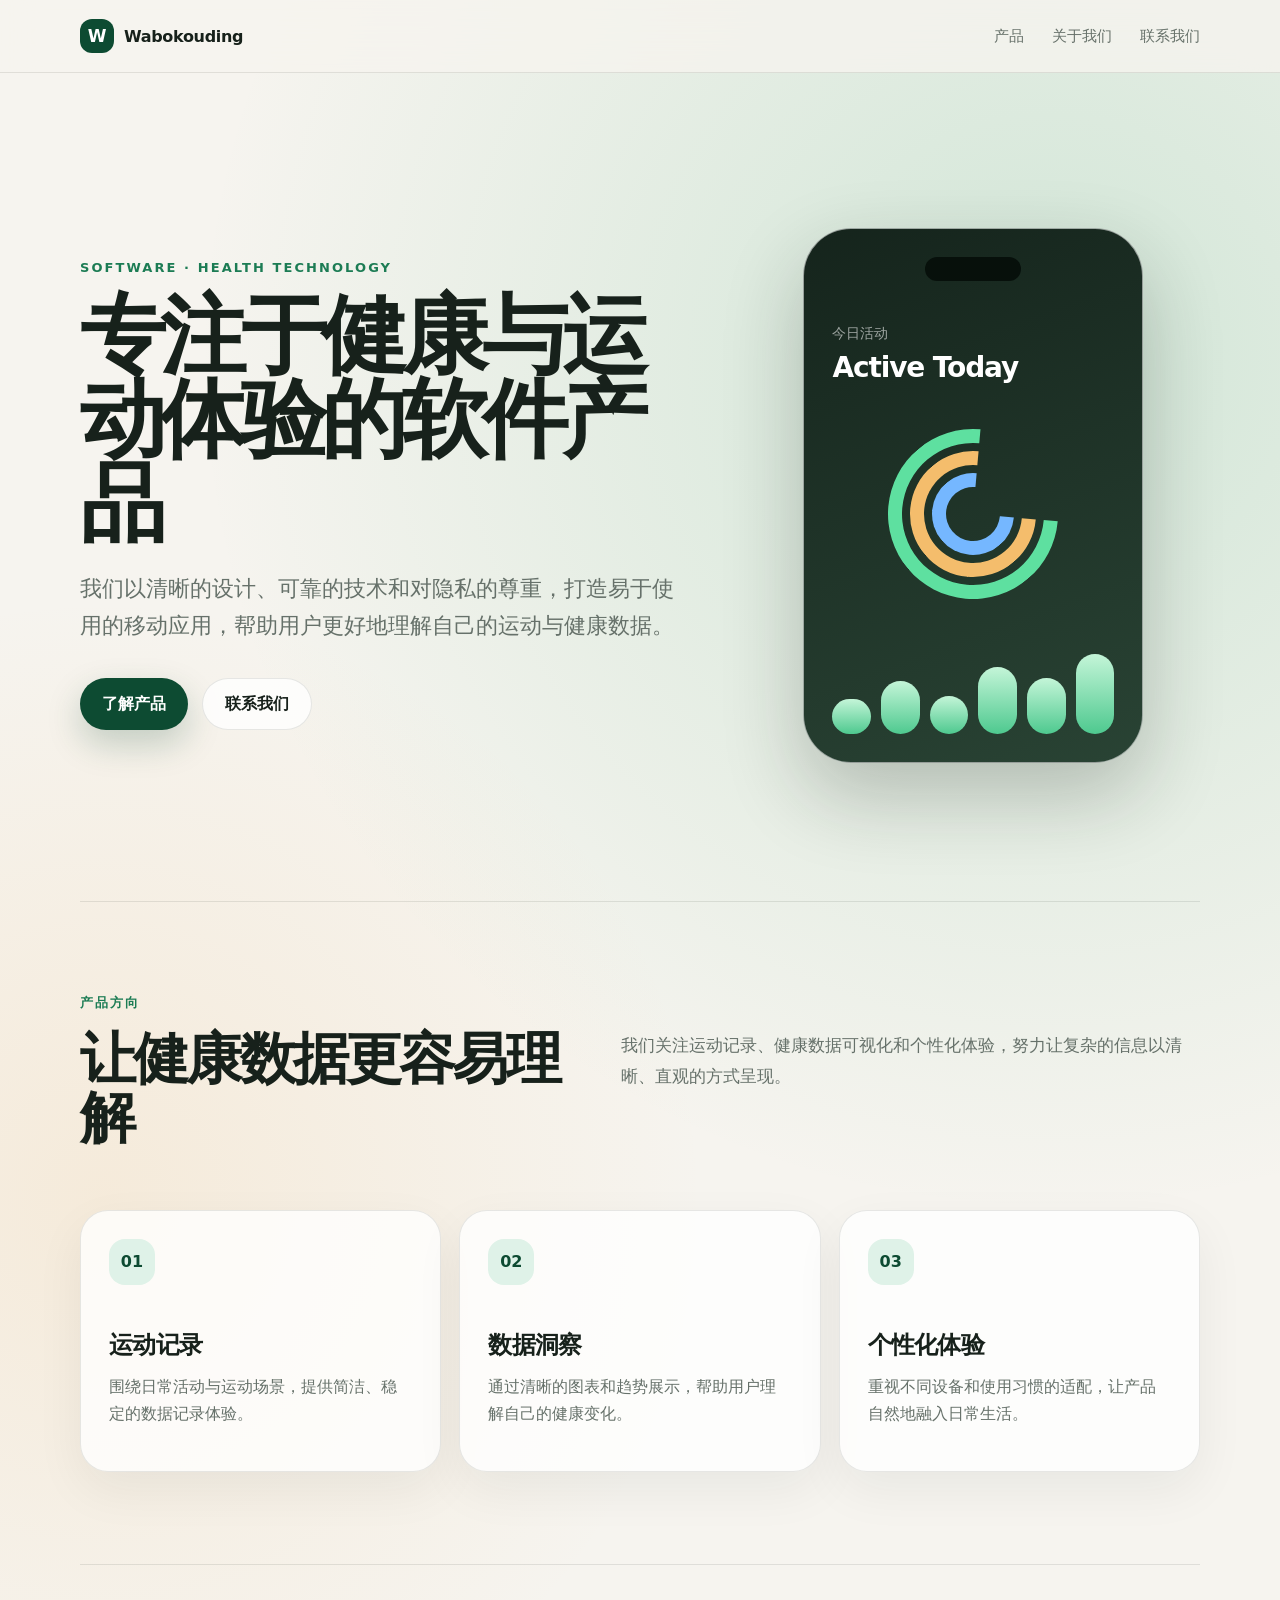
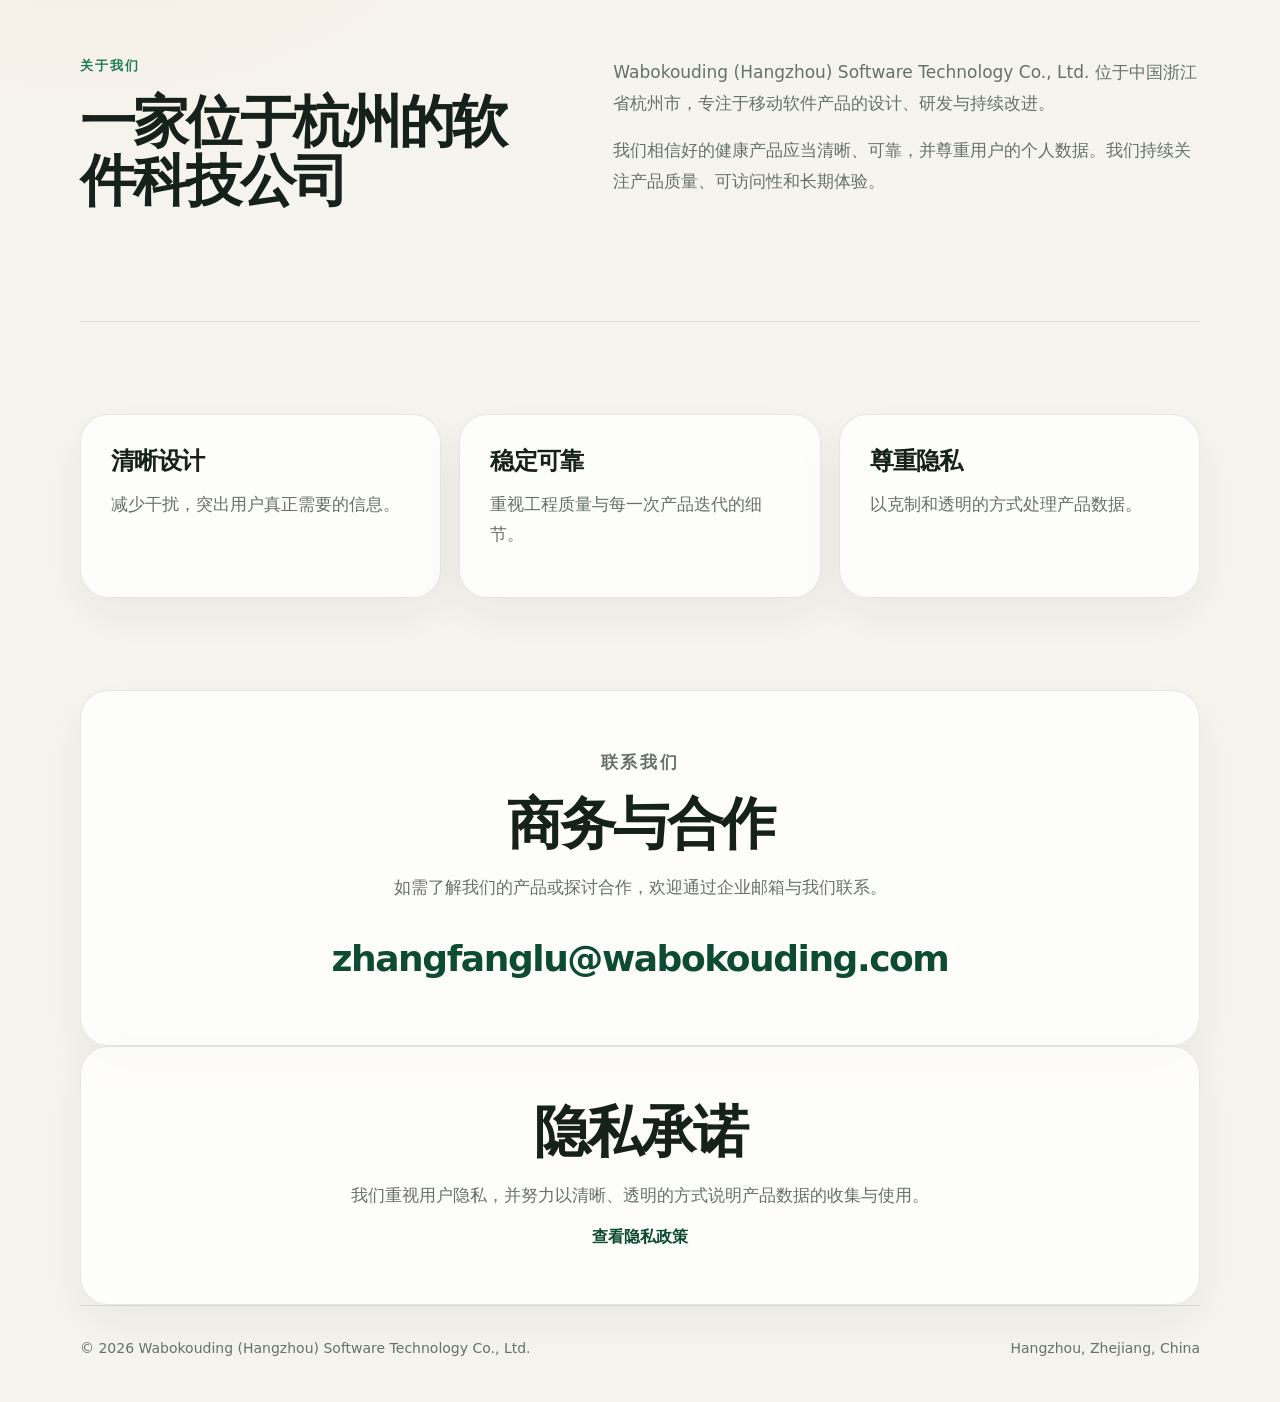
<file: index.html>
<!doctype html>
<html lang="zh-CN">
<head>
  <meta charset="utf-8">
  <meta name="viewport" content="width=device-width, initial-scale=1">
  <title>Wabokouding Software Technology</title>
  <meta name="description" content="Wabokouding (Hangzhou) Software Technology Co., Ltd. focuses on thoughtfully designed health and fitness software experiences.">
  <link rel="stylesheet" href="styles.css">
</head>
<body>
  <header class="site-header">
    <nav class="nav" aria-label="主导航">
      <a class="brand" href="#top" aria-label="Wabokouding 首页">
        <span class="brand-mark">W</span>
        <span>Wabokouding</span>
      </a>
      <div class="nav-links">
        <a href="#products">产品</a>
        <a href="#about">关于我们</a>
        <a href="#contact">联系我们</a>
      </div>
    </nav>
  </header>

  <main id="top">
    <section class="hero">
      <div class="hero-content">
        <p class="eyebrow">Software · Health Technology</p>
        <h1>专注于健康与运动体验的软件产品</h1>
        <p class="hero-text">我们以清晰的设计、可靠的技术和对隐私的尊重，打造易于使用的移动应用，帮助用户更好地理解自己的运动与健康数据。</p>
        <div class="actions">
          <a class="button primary" href="#products">了解产品</a>
          <a class="button secondary" href="#contact">联系我们</a>
        </div>
      </div>
      <div class="hero-card" aria-hidden="true">
        <div class="phone">
          <div class="phone-top"></div>
          <div class="metric">
            <span>今日活动</span>
            <strong>Active Today</strong>
          </div>
          <div class="rings">
            <span></span>
            <span></span>
            <span></span>
          </div>
          <div class="bars">
            <span style="height: 38%"></span>
            <span style="height: 58%"></span>
            <span style="height: 42%"></span>
            <span style="height: 74%"></span>
            <span style="height: 62%"></span>
            <span style="height: 88%"></span>
          </div>
        </div>
      </div>
    </section>

    <section class="section" id="products">
      <p class="section-label">产品方向</p>
      <div class="section-heading">
        <h2>让健康数据更容易理解</h2>
        <p>我们关注运动记录、健康数据可视化和个性化体验，努力让复杂的信息以清晰、直观的方式呈现。</p>
      </div>
      <div class="feature-grid">
        <article class="feature-card">
          <span class="icon">01</span>
          <h3>运动记录</h3>
          <p>围绕日常活动与运动场景，提供简洁、稳定的数据记录体验。</p>
        </article>
        <article class="feature-card">
          <span class="icon">02</span>
          <h3>数据洞察</h3>
          <p>通过清晰的图表和趋势展示，帮助用户理解自己的健康变化。</p>
        </article>
        <article class="feature-card">
          <span class="icon">03</span>
          <h3>个性化体验</h3>
          <p>重视不同设备和使用习惯的适配，让产品自然地融入日常生活。</p>
        </article>
      </div>
    </section>

    <section class="section split" id="about">
      <div>
        <p class="section-label">关于我们</p>
        <h2>一家位于杭州的软件科技公司</h2>
      </div>
      <div class="text-block">
        <p>Wabokouding (Hangzhou) Software Technology Co., Ltd. 位于中国浙江省杭州市，专注于移动软件产品的设计、研发与持续改进。</p>
        <p>我们相信好的健康产品应当清晰、可靠，并尊重用户的个人数据。我们持续关注产品质量、可访问性和长期体验。</p>
      </div>
    </section>

    <section class="section values">
      <div class="value">
        <h3>清晰设计</h3>
        <p>减少干扰，突出用户真正需要的信息。</p>
      </div>
      <div class="value">
        <h3>稳定可靠</h3>
        <p>重视工程质量与每一次产品迭代的细节。</p>
      </div>
      <div class="value">
        <h3>尊重隐私</h3>
        <p>以克制和透明的方式处理产品数据。</p>
      </div>
    </section>

    <section class="section contact" id="contact">
      <p class="section-label">联系我们</p>
      <h2>商务与合作</h2>
      <p>如需了解我们的产品或探讨合作，欢迎通过企业邮箱与我们联系。</p>
      <a class="contact-link" href="mailto:zhangfanglu@wabokouding.com">zhangfanglu@wabokouding.com</a>
    </section>

    <section class="section privacy-summary">
      <h2>隐私承诺</h2>
      <p>我们重视用户隐私，并努力以清晰、透明的方式说明产品数据的收集与使用。</p>
      <a href="privacy.html">查看隐私政策</a>
    </section>
  </main>

  <footer class="footer">
    <p>© 2026 Wabokouding (Hangzhou) Software Technology Co., Ltd.</p>
    <p>Hangzhou, Zhejiang, China</p>
  </footer>
</body>
</html>
</file>
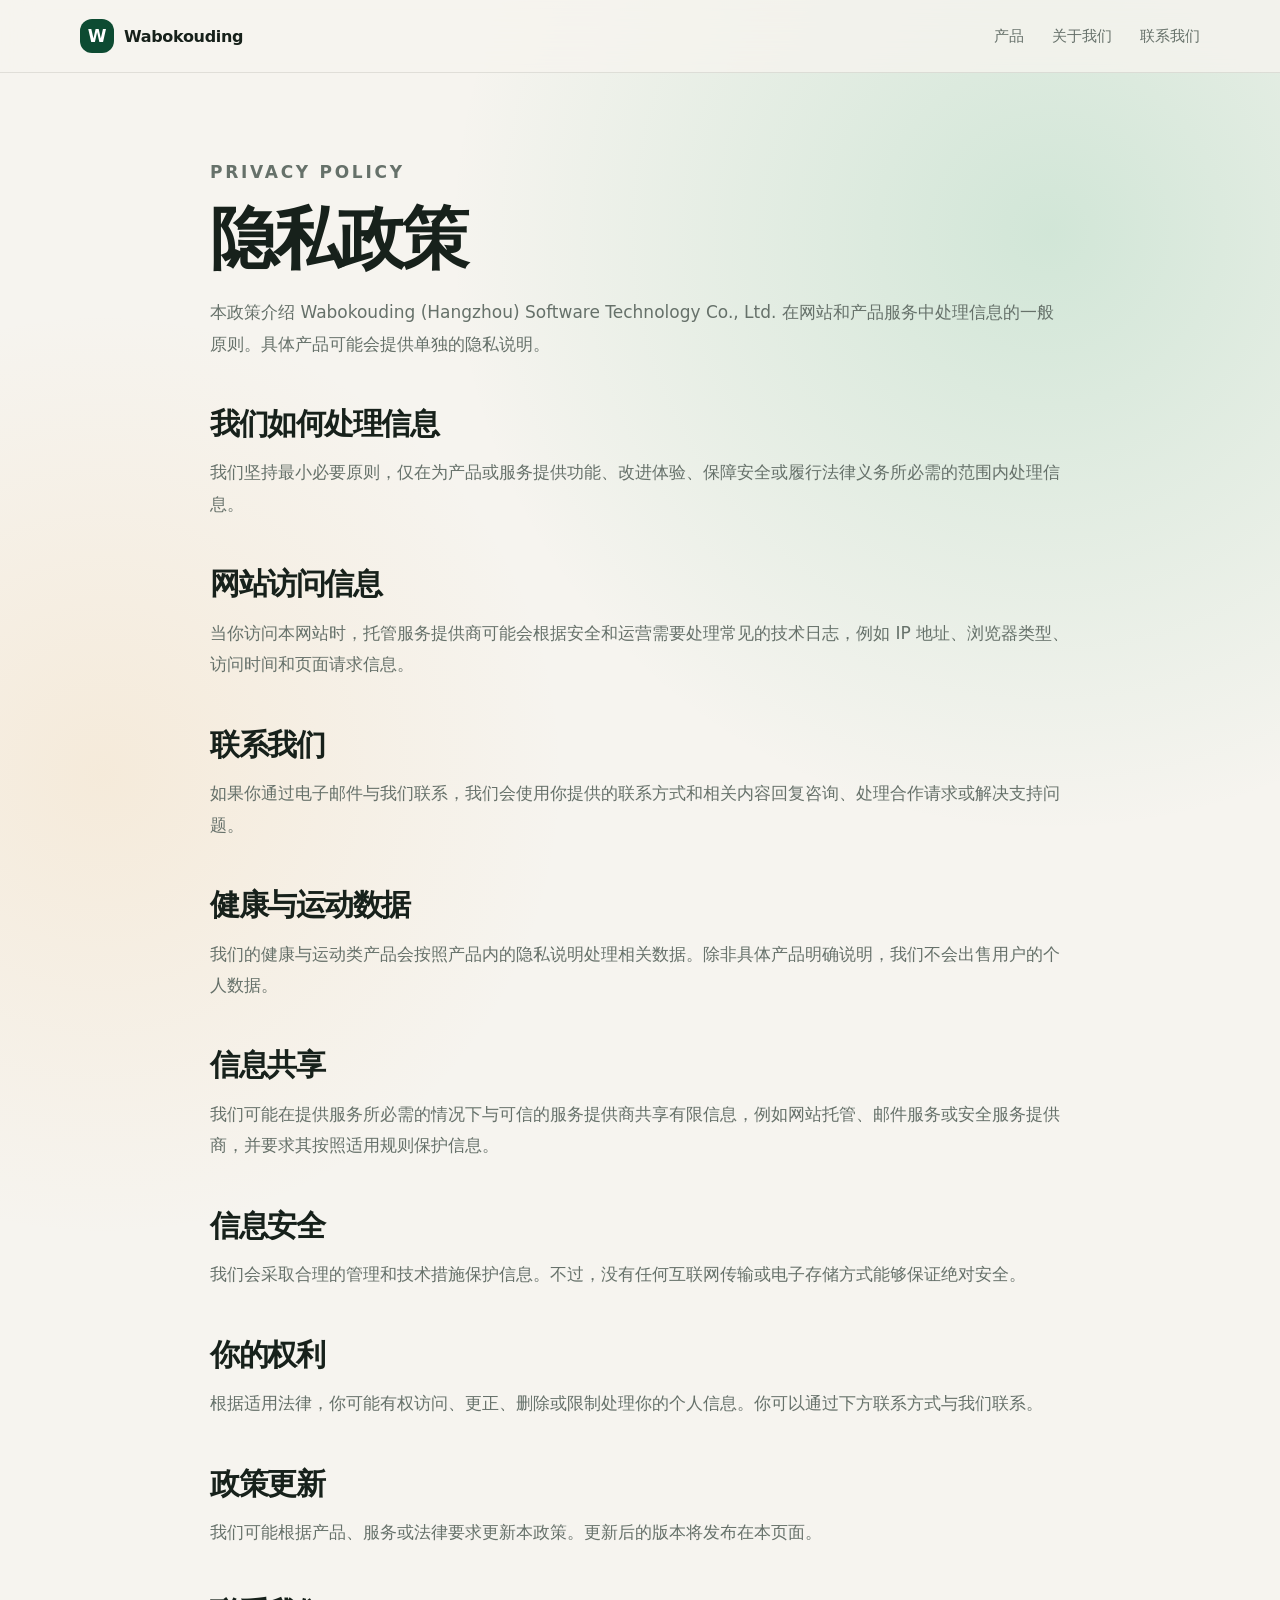
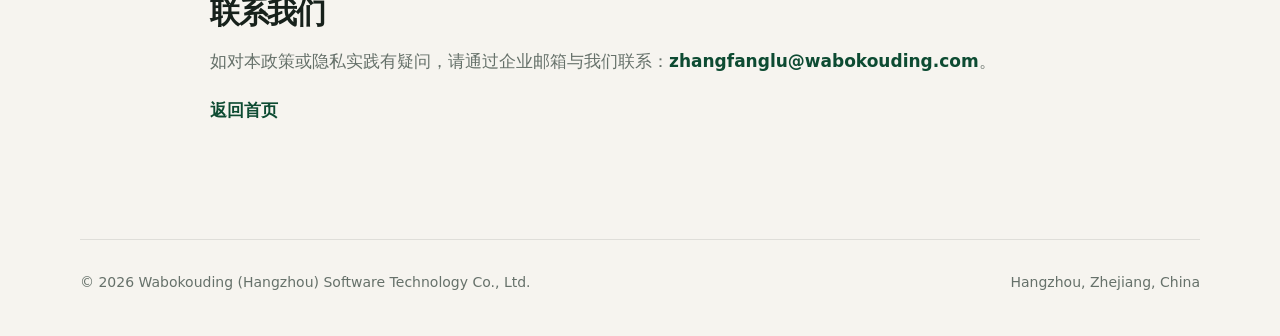
<file: privacy.html>
<!doctype html>
<html lang="zh-CN">
<head>
  <meta charset="utf-8">
  <meta name="viewport" content="width=device-width, initial-scale=1">
  <title>隐私政策 · Wabokouding Software Technology</title>
  <meta name="description" content="Wabokouding (Hangzhou) Software Technology Co., Ltd. privacy policy.">
  <link rel="stylesheet" href="styles.css">
  <style>
    .policy {
      width: min(860px, calc(100% - 40px));
      margin: 0 auto;
      padding: 84px 0 96px;
    }

    .policy h1 {
      font-size: clamp(42px, 7vw, 68px);
    }

    .policy h2 {
      margin-top: 48px;
      font-size: 30px;
    }

    .policy p,
    .policy li {
      color: var(--muted);
      font-size: 17px;
      line-height: 1.85;
    }

    .policy a {
      color: var(--accent-dark);
      font-weight: 700;
    }
  </style>
</head>
<body>
  <header class="site-header">
    <nav class="nav" aria-label="主导航">
      <a class="brand" href="index.html">
        <span class="brand-mark">W</span>
        <span>Wabokouding</span>
      </a>
      <div class="nav-links">
        <a href="index.html#products">产品</a>
        <a href="index.html#about">关于我们</a>
        <a href="index.html#contact">联系我们</a>
      </div>
    </nav>
  </header>

  <main class="policy">
    <p class="eyebrow">Privacy Policy</p>
    <h1>隐私政策</h1>
    <p>本政策介绍 Wabokouding (Hangzhou) Software Technology Co., Ltd. 在网站和产品服务中处理信息的一般原则。具体产品可能会提供单独的隐私说明。</p>

    <h2>我们如何处理信息</h2>
    <p>我们坚持最小必要原则，仅在为产品或服务提供功能、改进体验、保障安全或履行法律义务所必需的范围内处理信息。</p>

    <h2>网站访问信息</h2>
    <p>当你访问本网站时，托管服务提供商可能会根据安全和运营需要处理常见的技术日志，例如 IP 地址、浏览器类型、访问时间和页面请求信息。</p>

    <h2>联系我们</h2>
    <p>如果你通过电子邮件与我们联系，我们会使用你提供的联系方式和相关内容回复咨询、处理合作请求或解决支持问题。</p>

    <h2>健康与运动数据</h2>
    <p>我们的健康与运动类产品会按照产品内的隐私说明处理相关数据。除非具体产品明确说明，我们不会出售用户的个人数据。</p>

    <h2>信息共享</h2>
    <p>我们可能在提供服务所必需的情况下与可信的服务提供商共享有限信息，例如网站托管、邮件服务或安全服务提供商，并要求其按照适用规则保护信息。</p>

    <h2>信息安全</h2>
    <p>我们会采取合理的管理和技术措施保护信息。不过，没有任何互联网传输或电子存储方式能够保证绝对安全。</p>

    <h2>你的权利</h2>
    <p>根据适用法律，你可能有权访问、更正、删除或限制处理你的个人信息。你可以通过下方联系方式与我们联系。</p>

    <h2>政策更新</h2>
    <p>我们可能根据产品、服务或法律要求更新本政策。更新后的版本将发布在本页面。</p>

    <h2>联系我们</h2>
    <p>如对本政策或隐私实践有疑问，请通过企业邮箱与我们联系：<a href="mailto:zhangfanglu@wabokouding.com">zhangfanglu@wabokouding.com</a>。</p>

    <p><a href="index.html">返回首页</a></p>
  </main>

  <footer class="footer">
    <p>© 2026 Wabokouding (Hangzhou) Software Technology Co., Ltd.</p>
    <p>Hangzhou, Zhejiang, China</p>
  </footer>
</body>
</html>
</file>
<file: styles.css>
:root {
  color-scheme: light;
  --background: #f6f4ef;
  --surface: rgba(255, 255, 255, 0.78);
  --surface-strong: #ffffff;
  --text: #17211b;
  --muted: #66716a;
  --line: rgba(23, 33, 27, 0.1);
  --accent: #1c7c54;
  --accent-dark: #0d4b32;
  --accent-soft: #dff2e8;
  --radius: 28px;
  font-family: Inter, ui-sans-serif, system-ui, -apple-system, BlinkMacSystemFont, "Segoe UI", sans-serif;
}

* {
  box-sizing: border-box;
}

html {
  scroll-behavior: smooth;
}

body {
  margin: 0;
  background:
    radial-gradient(circle at 82% 12%, rgba(63, 174, 120, 0.2), transparent 30%),
    radial-gradient(circle at 8% 40%, rgba(240, 176, 91, 0.14), transparent 28%),
    var(--background);
  color: var(--text);
}

a {
  color: inherit;
  text-decoration: none;
}

.site-header {
  position: sticky;
  top: 0;
  z-index: 10;
  border-bottom: 1px solid var(--line);
  background: rgba(246, 244, 239, 0.78);
  backdrop-filter: blur(18px);
}

.nav {
  width: min(1120px, calc(100% - 40px));
  height: 72px;
  margin: 0 auto;
  display: flex;
  align-items: center;
  justify-content: space-between;
}

.brand,
.nav-links {
  display: flex;
  align-items: center;
}

.brand {
  gap: 10px;
  font-weight: 750;
  letter-spacing: -0.02em;
}

.brand-mark {
  width: 34px;
  height: 34px;
  display: grid;
  place-items: center;
  border-radius: 12px;
  background: var(--accent-dark);
  color: white;
  font-size: 17px;
}

.nav-links {
  gap: 28px;
  color: var(--muted);
  font-size: 15px;
}

.nav-links a:hover {
  color: var(--text);
}

.hero {
  width: min(1120px, calc(100% - 40px));
  min-height: calc(100svh - 72px);
  margin: 0 auto;
  padding: 88px 0 72px;
  display: grid;
  grid-template-columns: minmax(0, 1.05fr) minmax(320px, 0.8fr);
  gap: 72px;
  align-items: center;
}

.eyebrow,
.section-label {
  margin: 0 0 18px;
  color: var(--accent);
  font-size: 13px;
  font-weight: 750;
  letter-spacing: 0.16em;
  text-transform: uppercase;
}

h1,
h2,
h3,
p {
  margin-top: 0;
}

h1 {
  max-width: 720px;
  margin-bottom: 24px;
  font-size: clamp(48px, 8vw, 86px);
  line-height: 0.98;
  letter-spacing: -0.065em;
}

.hero-text {
  max-width: 620px;
  color: var(--muted);
  font-size: clamp(18px, 2vw, 22px);
  line-height: 1.7;
}

.actions {
  display: flex;
  flex-wrap: wrap;
  gap: 14px;
  margin-top: 34px;
}

.button {
  min-height: 52px;
  padding: 0 22px;
  display: inline-flex;
  align-items: center;
  border-radius: 999px;
  font-weight: 700;
}

.button.primary {
  background: var(--accent-dark);
  color: white;
  box-shadow: 0 14px 34px rgba(13, 75, 50, 0.22);
}

.button.secondary {
  border: 1px solid var(--line);
  background: var(--surface);
}

.hero-card {
  display: flex;
  justify-content: center;
}

.phone {
  width: min(340px, 100%);
  min-height: 520px;
  padding: 28px;
  border: 1px solid rgba(255, 255, 255, 0.55);
  border-radius: 48px;
  background: linear-gradient(160deg, #15241c, #294334);
  box-shadow: 0 32px 80px rgba(23, 33, 27, 0.24);
  color: white;
}

.phone-top {
  width: 96px;
  height: 24px;
  margin: 0 auto 44px;
  border-radius: 999px;
  background: #07100b;
}

.metric span {
  display: block;
  color: rgba(255, 255, 255, 0.58);
  font-size: 14px;
}

.metric strong {
  display: block;
  margin-top: 8px;
  font-size: 28px;
  letter-spacing: -0.04em;
}

.rings {
  height: 180px;
  margin: 40px 0;
  position: relative;
  display: grid;
  place-items: center;
}

.rings span {
  position: absolute;
  border-radius: 50%;
  border: 14px solid transparent;
  transform: rotate(-40deg);
}

.rings span:nth-child(1) {
  width: 170px;
  height: 170px;
  border-color: #5ee0a0 transparent #5ee0a0 #5ee0a0;
}

.rings span:nth-child(2) {
  width: 126px;
  height: 126px;
  border-color: #f4bd6c transparent #f4bd6c #f4bd6c;
}

.rings span:nth-child(3) {
  width: 82px;
  height: 82px;
  border-color: #75b7ff transparent #75b7ff #75b7ff;
}

.bars {
  height: 90px;
  display: flex;
  align-items: end;
  gap: 10px;
}

.bars span {
  flex: 1;
  border-radius: 999px;
  background: linear-gradient(to top, #4ec98f, #c4f5d8);
}

.section {
  width: min(1120px, calc(100% - 40px));
  margin: 0 auto;
  padding: 92px 0;
  border-top: 1px solid var(--line);
}

.section-heading {
  display: grid;
  grid-template-columns: 0.85fr 1fr;
  gap: 48px;
  margin-bottom: 44px;
}

h2 {
  margin-bottom: 18px;
  font-size: clamp(34px, 5vw, 56px);
  line-height: 1.05;
  letter-spacing: -0.05em;
}

.section-heading p,
.text-block,
.value p,
.contact p,
.privacy-summary p {
  color: var(--muted);
  font-size: 17px;
  line-height: 1.8;
}

.feature-grid,
.values {
  display: grid;
  grid-template-columns: repeat(3, 1fr);
  gap: 18px;
}

.feature-card,
.value,
.contact,
.privacy-summary {
  border: 1px solid var(--line);
  border-radius: var(--radius);
  background: var(--surface);
  box-shadow: 0 18px 50px rgba(23, 33, 27, 0.06);
}

.feature-card {
  min-height: 250px;
  padding: 28px;
}

.icon {
  display: inline-grid;
  place-items: center;
  width: 46px;
  height: 46px;
  margin-bottom: 44px;
  border-radius: 16px;
  background: var(--accent-soft);
  color: var(--accent-dark);
  font-weight: 800;
}

h3 {
  margin-bottom: 12px;
  font-size: 24px;
  letter-spacing: -0.03em;
}

.feature-card p {
  color: var(--muted);
  line-height: 1.7;
}

.split {
  display: grid;
  grid-template-columns: 0.8fr 1fr;
  gap: 64px;
}

.text-block p:last-child,
.section-heading p:last-child {
  margin-bottom: 0;
}

.value {
  padding: 30px;
}

.contact,
.privacy-summary {
  padding: 56px;
  text-align: center;
}

.contact-link {
  display: inline-block;
  margin: 18px 0 10px;
  color: var(--accent-dark);
  font-size: clamp(22px, 4vw, 36px);
  font-weight: 750;
  letter-spacing: -0.04em;
}

.contact-note {
  font-size: 14px !important;
}

.privacy-summary a {
  color: var(--accent-dark);
  font-weight: 750;
}

.footer {
  width: min(1120px, calc(100% - 40px));
  margin: 0 auto;
  padding: 34px 0 46px;
  display: flex;
  justify-content: space-between;
  gap: 20px;
  border-top: 1px solid var(--line);
  color: var(--muted);
  font-size: 14px;
}

.footer p {
  margin: 0;
}

@media (max-width: 800px) {
  .nav {
    height: 64px;
  }

  .nav-links {
    gap: 16px;
    font-size: 14px;
  }

  .hero,
  .section-heading,
  .split {
    grid-template-columns: 1fr;
  }

  .hero {
    gap: 48px;
    padding-top: 64px;
  }

  .hero-card {
    display: none;
  }

  .feature-grid,
  .values {
    grid-template-columns: 1fr;
  }

  .section {
    padding: 68px 0;
  }

  .contact,
  .privacy-summary {
    padding: 36px 24px;
  }

  .footer {
    flex-direction: column;
  }
}

@media (max-width: 480px) {
  .nav-links a:first-child {
    display: none;
  }

  h1 {
    font-size: 44px;
  }
}
</file>
